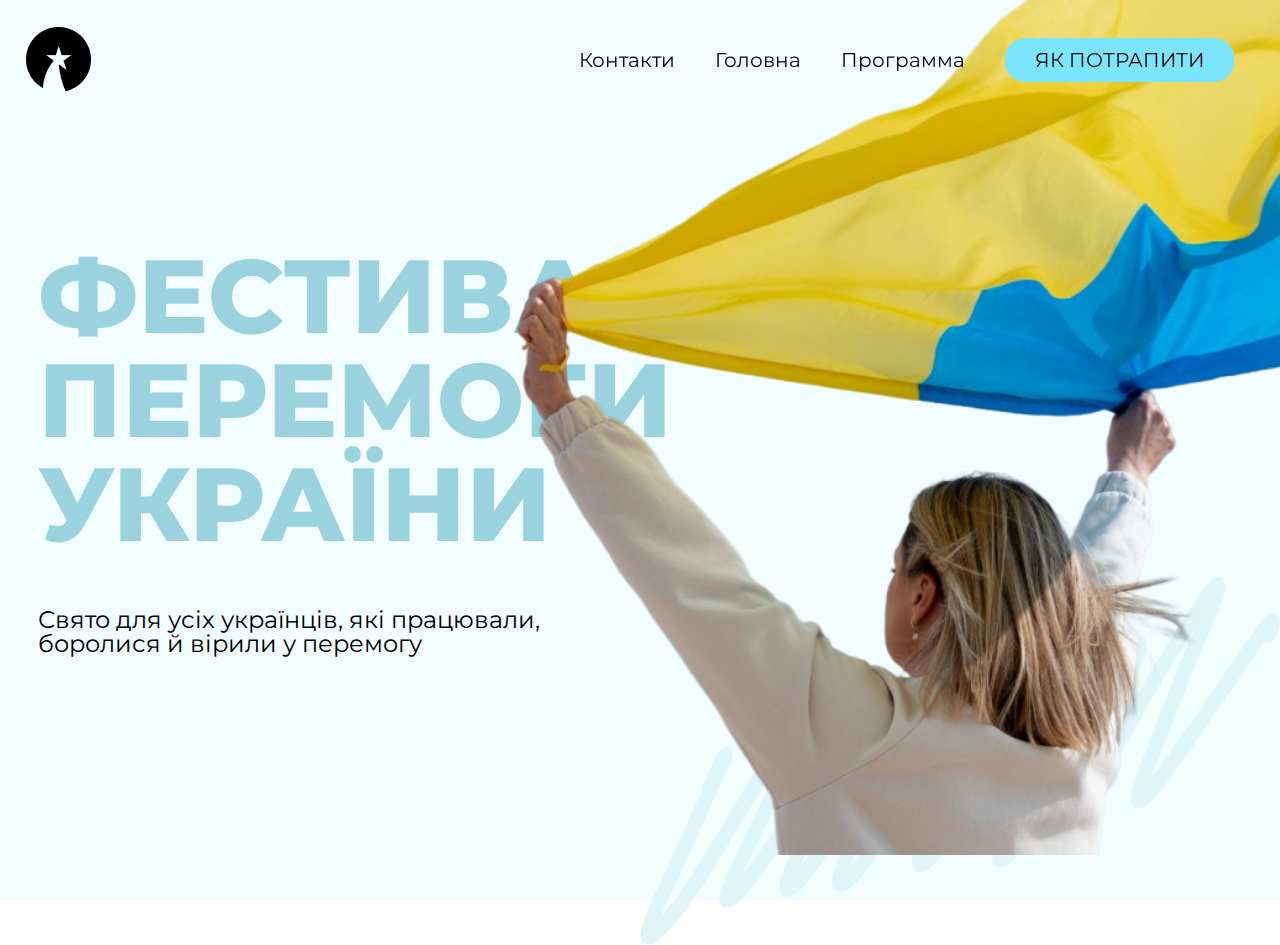
<file: Project/index.html>
<!DOCTYPE html>
<html lang="en">
<head>
    <meta charset="UTF-8">
    <meta http-equiv="X-UA-Compatible" content="IE=edge">
    <meta name="viewport" content="width=device-width, initial-scale=1.0">
    <title>Фестиваль перемоги України</title>
    <link rel="stylesheet" href="./project_assets/reset.css">
    <link rel="stylesheet" href="./project_assets/style.css">
</head>
<body>
    <header class="site-header">
        <img src="./project_assets/icon/Subtract.png" class="logo"/>
            <ul class="menu-list">
                <li class="menu-item"><a href="#">Контакти</a></li>
                <li class="menu-item"><a href="#">Головна</a></li>
                <li class="menu-item"><a href="#">Программа</a></li>
                <li class="menu-item menu-button"><a href="#">Як потрапити</a></li>
            </ul>
        <img src="./project_assets/icon/icons8-menu-30.png" class="hamburger-icon" />
    </header>
    <main>
        <section class="first-screen">
            <article class="first-screen-wrapper">
                <h1 class="heading-first-screen">
                    Фестиваль Перемоги України
                </h1>
                <p class="subheading-first-screen">
                    Свято для усіх українців, які працювали, боролися й вірили у перемогу
                </p>
            </article>
            <img src="./project_assets/img/prapor.png" class="woman-first-screen" alt="woman hold ukrainian flag"/>
            <img src="./project_assets/img/backcraund.png" class="kryvulina"/>
        </section>
    </main>
    <footer>

    </footer>
</body>
</html>
</file>
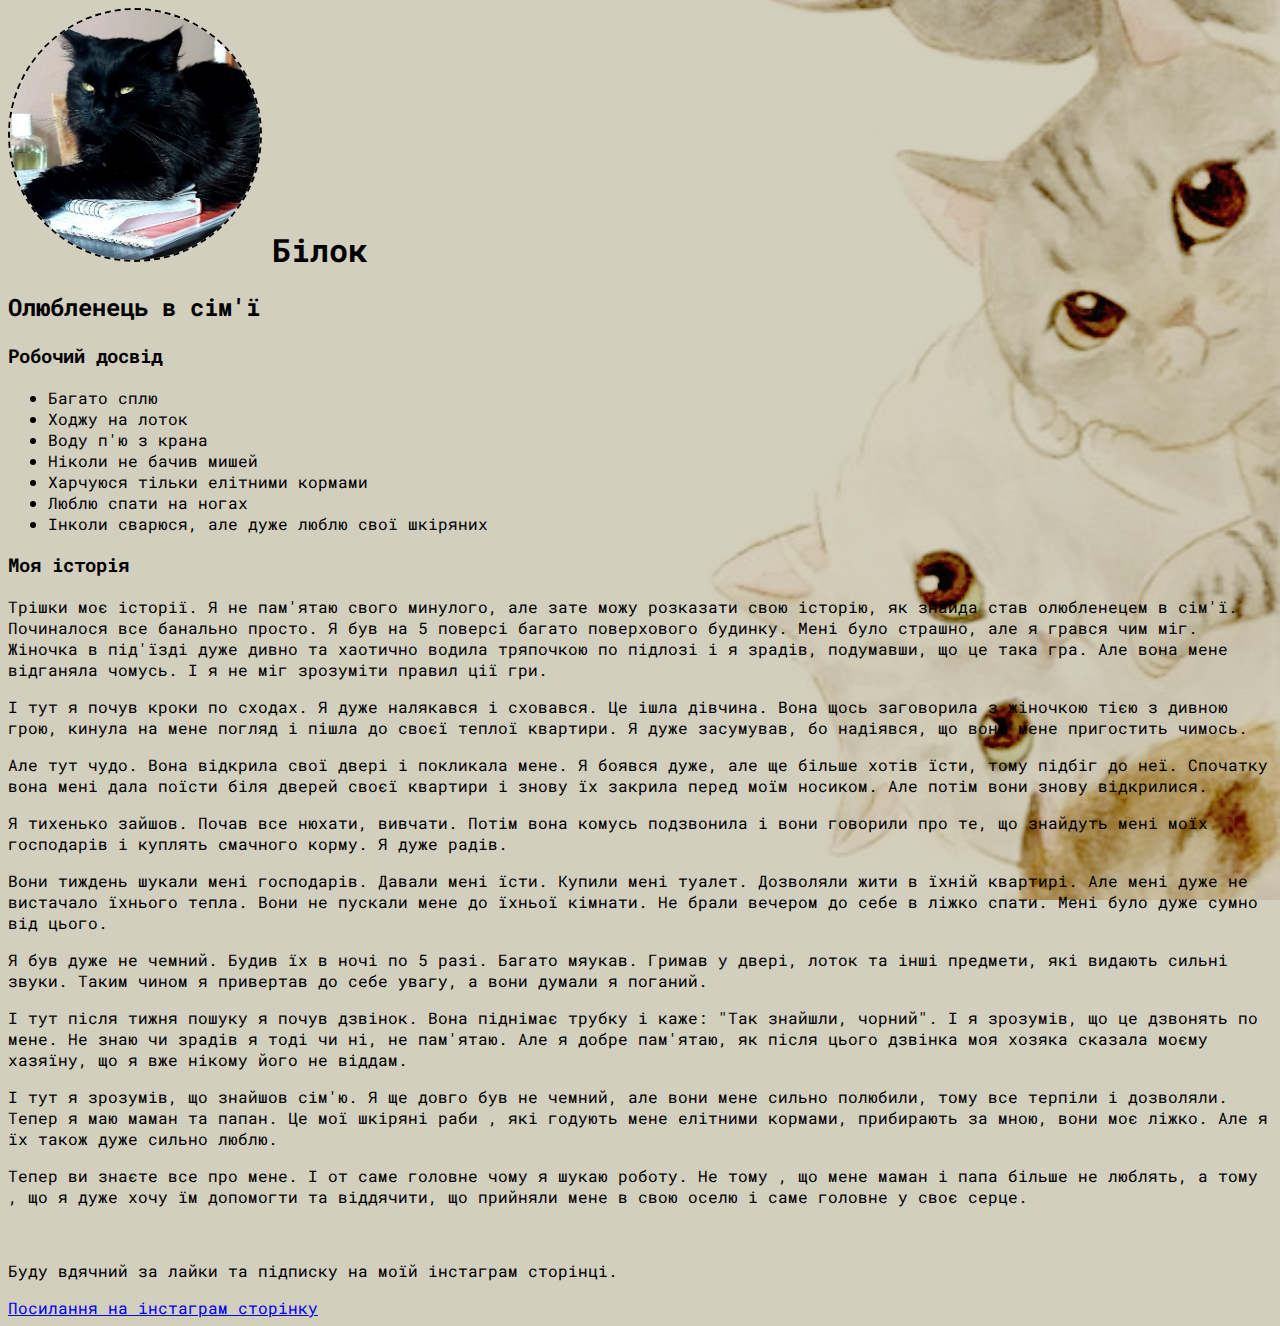
<file: Class-work/Cat's resume/index.html>
<!DOCTYPE html>
<html lang="uk">
<head>
    <meta charset="UTF-8">
    <meta http-equiv="X-UA-Compatible" content="IE=edge">
    <meta name="viewport" content="width=device-width, initial-scale=1.0">
    <title>Резюме-кота</title>
    <link rel="preconnect" href="https://fonts.googleapis.com">
    <link rel="preconnect" href="https://fonts.gstatic.com" crossorigin>
    <link href="https://fonts.googleapis.com/css2?family=Roboto+Mono&display=swap" rel="stylesheet">
    <link rel="stylesheet" href= "./style.css">

</head>
<body>
    <header>
        <img src="./assets/img/cat.jpg" alt="Чорний котік" class="cat-avatar"/>
        <h1 class="cat-name"> Білок </h1>
        <h2 class="cat-position">Олюбленець в сім'ї</h2>

    </header>
    <main>
        <h3>Робочий досвід</h3>
        <ul>
        <li>Багато сплю</li>
        <li>Ходжу на лоток</li>
        <li>Воду п'ю з крана</li>
        <li>Ніколи не бачив мишей</li>
        <li>Харчуюся тільки елітними кормами</li>
        <li>Люблю спати на ногах</li>
        <li>Інколи сварюся, але дуже люблю свої шкіряних</li>

        </ul>
        <h3>Моя історія</h3>
        <article>
            <p>Трішки моє історії. Я не пам'ятаю свого минулого, але зате можу розказати свою історію, як знайда став олюбленецем в сім'ї. Починалося все банально просто. Я був на 5 поверсі багато поверхового будинку. Мені було страшно, але я грався чим міг. Жіночка в під'їзді дуже дивно та хаотично водила тряпочкою по підлозі і я зрадів, подумавши, що це така гра. Але вона мене відганяла чомусь. І я не міг зрозуміти правил ції гри. </p>
            <p>І тут я почув кроки по сходах. Я дуже налякався і сховався. Це ішла дівчина. Вона щось заговорила з жіночкою тією з дивною грою, кинула на мене погляд і пішла до своєї теплої квартири. Я дуже засумував, бо надіявся, що вона мене пригостить чимось.</p>
            <p>Але тут чудо. Вона відкрила свої двері і покликала мене. Я боявся дуже, але ще більше хотів їсти, тому підбіг до неї. Спочатку вона мені дала поїсти біля дверей своєї квартири і знову їх закрила перед моїм носиком. Але потім вони знову відкрилися. </p>
            <p>Я тихенько зайшов. Почав все нюхати, вивчати. Потім вона комусь подзвонила і вони говорили про те, що знайдуть мені моїх господарів і куплять смачного корму. Я дуже радів. </p>
            <p>Вони тиждень шукали мені господарів. Давали мені їсти. Купили мені туалет. Дозволяли жити в їхній квартирі. Але мені дуже не вистачало їхнього тепла. Вони не пускали мене до їхньої кімнати. Не брали вечером до себе в ліжко спати. Мені було дуже сумно від цього.</p>
            <p>Я був дуже не чемний. Будив їх в ночі по 5 разі. Багато мяукав. Гримав у двері, лоток та інші предмети, які видають сильні звуки. Таким чином я привертав до себе увагу, а вони думали я поганий.</p>
            <p>І тут після тижня пошуку я почув дзвінок. Вона піднімає трубку і каже: "Так знайшли, чорний". І я зрозумів, що це дзвонять по мене. Не знаю чи зрадів я тоді чи ні, не пам'ятаю. Але я добре пам'ятаю, як після цього дзвінка моя хозяка сказала моєму хазяїну, що я вже нікому його не віддам.</p>
            <p>І тут я зрозумів, що знайшов сім'ю. Я ще довго був не чемний, але вони мене сильно полюбили, тому все терпіли і дозволяли. Тепер я маю маман та папан. Це мої шкіряні раби , які годують мене елітними кормами, прибирають за мною, вони моє ліжко. Але я їх також дуже сильно люблю.</p>
            <p>Тепер ви знаєте все про мене. І от саме головне чому я шукаю роботу. Не тому , що мене маман і папа більше не люблять, а тому , що я дуже хочу їм допомогти та віддячити, що прийняли мене в свою оселю і саме головне у своє серце.</p>
        </article>

    </main>
    <footer>
     <br/>
       <p>Буду вдячний за лайки та підписку на моїй інстаграм сторінці. </p>
     <a href="https://www.instagram.com/mashyyza/" target="_blank">Посилання на інстаграм сторінку</a>
    
    </footer>
    
</body>
</html>
</file>
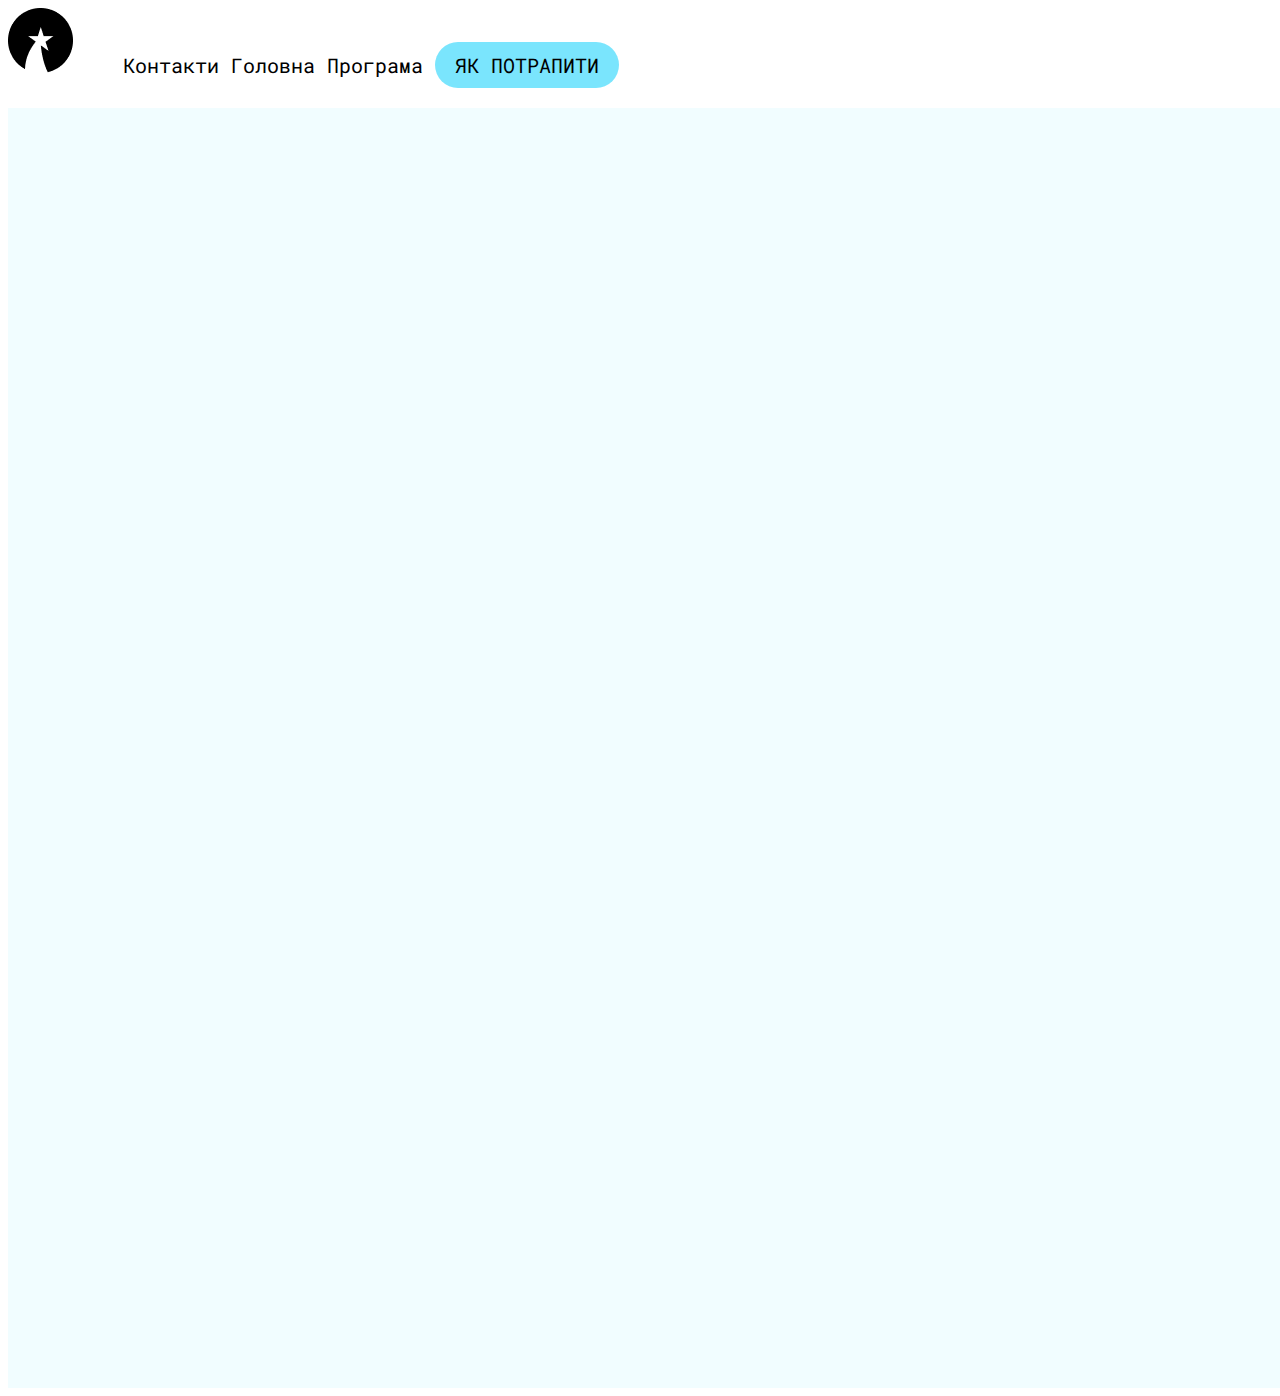
<file: prodject.html>
<!DOCTYPE html>
<html lang="en">
<head>
    <meta charset="UTF-8">
    <meta http-equiv="X-UA-Compatible" content="IE=edge">
    <meta name="viewport" content="width=device-width, initial-scale=1.0">
    <title>Фестиваль перемоги УКраїни</title>
    <link rel="stylesheet" href="./prodject_assets/style.css" >
</head>
<body>
    <header>
         <img src="./prodject_assets/icon/Subtract.png" class="logo" />
        <nav> 
            <ul class="menu-list">
                <li class="menu-item"><a href="#">Контакти</li>
                <li class="menu-item"><a href="#">Головна</li>
                <li class="menu-item"><a href="#">Програма</li>
                <li class="menu-item menu-button"><a href="#">Як потрапити</li>  
            </ul>
        </nav>

    </header>
    <main>
        <section  class="first-screen">
    </main>
    <footer>

    </footer>
</body>
</html>
</file>
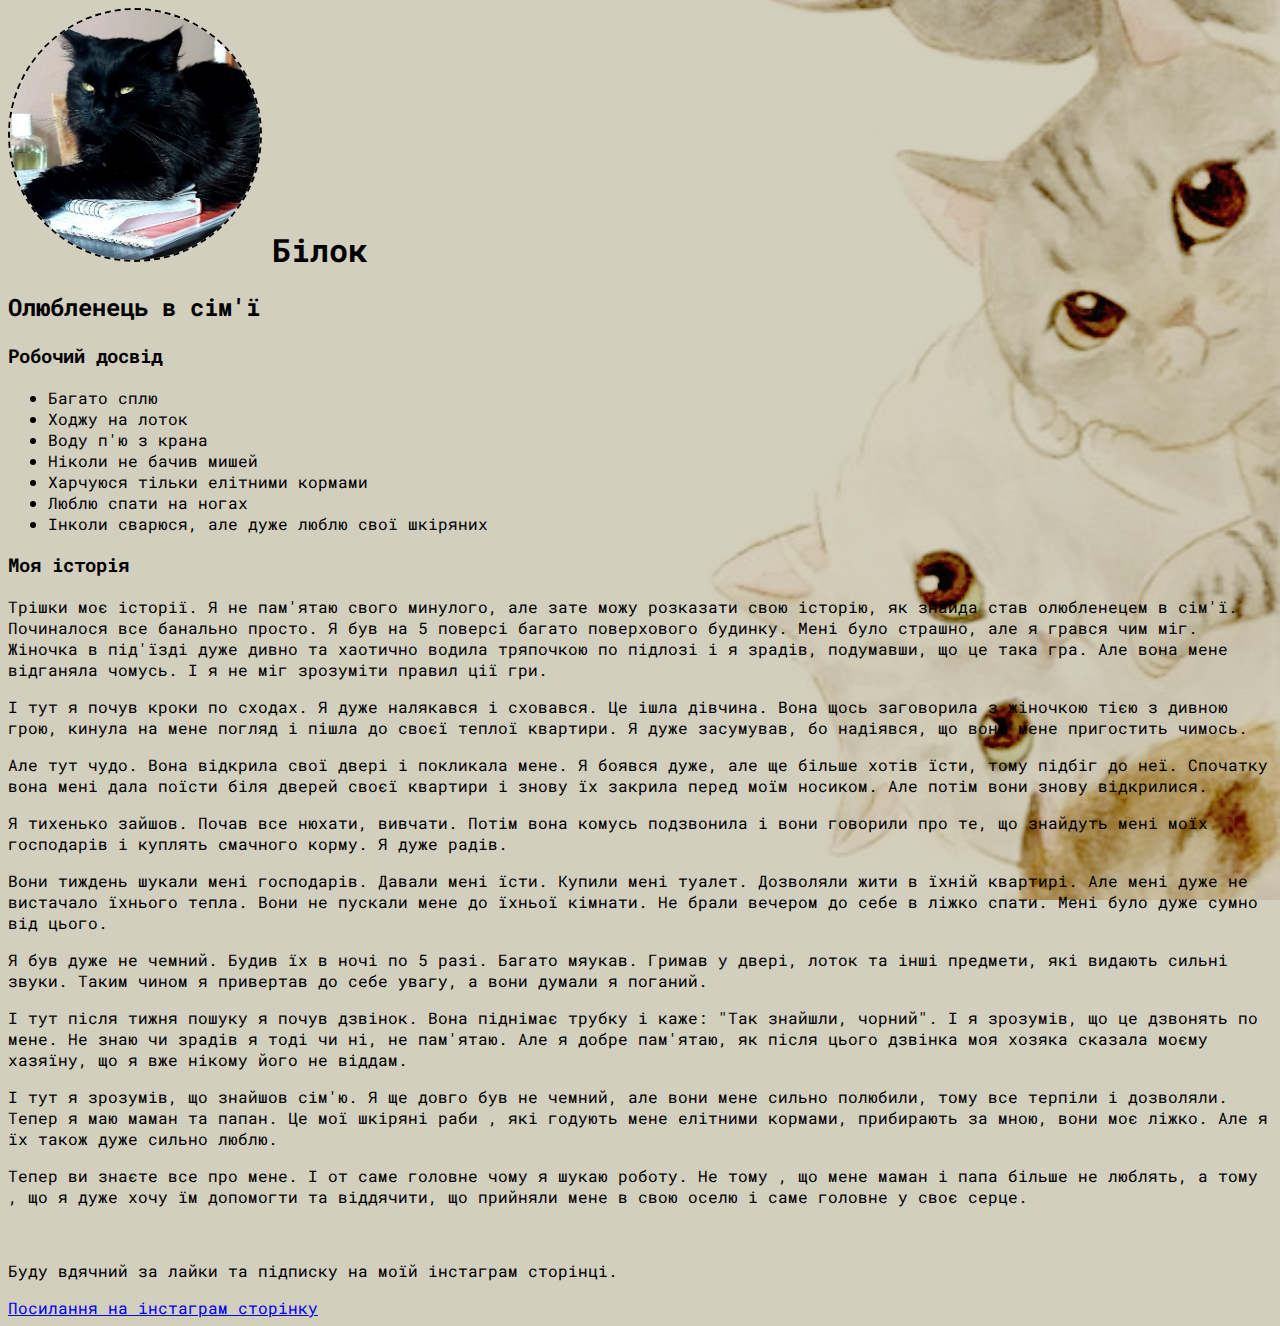
<file: Resume_cat.html>
<!DOCTYPE html>
<html lang="uk">
<head>
    <meta charset="UTF-8">
    <meta http-equiv="X-UA-Compatible" content="IE=edge">
    <meta name="viewport" content="width=device-width, initial-scale=1.0">
    <title>Резюме-кота</title>
    <link rel="preconnect" href="https://fonts.googleapis.com">
    <link rel="preconnect" href="https://fonts.gstatic.com" crossorigin>
    <link href="https://fonts.googleapis.com/css2?family=Roboto+Mono&display=swap" rel="stylesheet">
    <link rel="stylesheet" href= "./assets/style.css">

</head>
<body>
    <header>
        <img src="./assets/img/cat.jpg" alt="Чорний котік" class="cat-avatar"/>
        <h1 class="cat-name"> Білок </h1>
        <h2 class="cat-position">Олюбленець в сім'ї</h2>

    </header>
    <main>
        <h3>Робочий досвід</h3>
        <ul>
        <li>Багато сплю</li>
        <li>Ходжу на лоток</li>
        <li>Воду п'ю з крана</li>
        <li>Ніколи не бачив мишей</li>
        <li>Харчуюся тільки елітними кормами</li>
        <li>Люблю спати на ногах</li>
        <li>Інколи сварюся, але дуже люблю свої шкіряних</li>

        </ul>
        <h3>Моя історія</h3>
        <article>
            <p>Трішки моє історії. Я не пам'ятаю свого минулого, але зате можу розказати свою історію, як знайда став олюбленецем в сім'ї. Починалося все банально просто. Я був на 5 поверсі багато поверхового будинку. Мені було страшно, але я грався чим міг. Жіночка в під'їзді дуже дивно та хаотично водила тряпочкою по підлозі і я зрадів, подумавши, що це така гра. Але вона мене відганяла чомусь. І я не міг зрозуміти правил ції гри. </p>
            <p>І тут я почув кроки по сходах. Я дуже налякався і сховався. Це ішла дівчина. Вона щось заговорила з жіночкою тією з дивною грою, кинула на мене погляд і пішла до своєї теплої квартири. Я дуже засумував, бо надіявся, що вона мене пригостить чимось.</p>
            <p>Але тут чудо. Вона відкрила свої двері і покликала мене. Я боявся дуже, але ще більше хотів їсти, тому підбіг до неї. Спочатку вона мені дала поїсти біля дверей своєї квартири і знову їх закрила перед моїм носиком. Але потім вони знову відкрилися. </p>
            <p>Я тихенько зайшов. Почав все нюхати, вивчати. Потім вона комусь подзвонила і вони говорили про те, що знайдуть мені моїх господарів і куплять смачного корму. Я дуже радів. </p>
            <p>Вони тиждень шукали мені господарів. Давали мені їсти. Купили мені туалет. Дозволяли жити в їхній квартирі. Але мені дуже не вистачало їхнього тепла. Вони не пускали мене до їхньої кімнати. Не брали вечером до себе в ліжко спати. Мені було дуже сумно від цього.</p>
            <p>Я був дуже не чемний. Будив їх в ночі по 5 разі. Багато мяукав. Гримав у двері, лоток та інші предмети, які видають сильні звуки. Таким чином я привертав до себе увагу, а вони думали я поганий.</p>
            <p>І тут після тижня пошуку я почув дзвінок. Вона піднімає трубку і каже: "Так знайшли, чорний". І я зрозумів, що це дзвонять по мене. Не знаю чи зрадів я тоді чи ні, не пам'ятаю. Але я добре пам'ятаю, як після цього дзвінка моя хозяка сказала моєму хазяїну, що я вже нікому його не віддам.</p>
            <p>І тут я зрозумів, що знайшов сім'ю. Я ще довго був не чемний, але вони мене сильно полюбили, тому все терпіли і дозволяли. Тепер я маю маман та папан. Це мої шкіряні раби , які годують мене елітними кормами, прибирають за мною, вони моє ліжко. Але я їх також дуже сильно люблю.</p>
            <p>Тепер ви знаєте все про мене. І от саме головне чому я шукаю роботу. Не тому , що мене маман і папа більше не люблять, а тому , що я дуже хочу їм допомогти та віддячити, що прийняли мене в свою оселю і саме головне у своє серце.</p>
        </article>

    </main>
    <footer>
     <br/>
       <p>Буду вдячний за лайки та підписку на моїй інстаграм сторінці. </p>
     <a href="https://www.instagram.com/mashyyza/" target="_blank">Посилання на інстаграм сторінку</a>
    
    </footer>
    
</body>
</html>
</file>
<file: Project/project_assets/style.css>
@import url('https://fonts.googleapis.com/css2?family=Montserrat:wght@400;800&display=swap');

body {
    font-family: 'Montserrat', sans-serif;
}


/* Header */

.site-header {
    width: 100%;
    position: fixed;
    top: 3%;
    display: flex;
    flex-direction: row;
    justify-content: space-between;
    font-size: 20px;
    padding: 0 2%;
    box-sizing: border-box;
    z-index: 5;
}

.hamburger-icon {
    display: none;
}


.logo {
    width: 65px;
    height: 65px;
}


a {
    color: inherit;
    text-decoration: none;
}

.menu-list {
    display: flex;
    flex-direction: row;
    align-items: center;
}

.menu-item {
    margin: 0 1em;
}


.menu-button {
padding: 0.6em 1.5em;
background-color: #7AE5FD;
border-radius: 20px;
text-transform: uppercase;
}

.first-screen {
    width: 100vw;
    height: 100vh;
    background-color: #F1FDFF;
}



/*
First screen
*/

.first-screen {
    display: flex;
    flex-direction: row;
    width: 100%;
    position: relative;
    align-items: center;
}

.heading-first-screen {
    font-size: 6.5rem;
    color: #9AD2DE;
    font-weight: 800;
    text-transform: uppercase;
    letter-spacing: -2%;
}

.first-screen-wrapper {
    display: flex;
    flex-direction: column;
    max-width: 50%;
    margin-left: 3%;
}

.subheading-first-screen {
    font-size: 1.5rem;
    width: 80%;
    margin-top: 8%;
}

.woman-first-screen {
    width: 70%;
    height: 100%;
    position: absolute;
    right: 0;
    bottom: 5%;
    z-index: 2;
    object-fit: cover;
}

.kryvulina {
    position: absolute;
    bottom: -5%;
    right: 0;
    width: 50%;
    z-index: 1;
}



@media screen and (max-width: 390px) {
    .logo {
        display: none;
    }

    .menu-list {
        display: none;
    }

    .hamburger-icon {
        display: block;
        width: 60px;
    }

    .site-header {
        justify-content: flex-end;
    }

    .heading-first-screen {
        font-size: 2rem;
    } 

    .subheading-first-screen {
        font-size: 1rem;
        width: 100%;
    }

    .first-screen-wrapper {
        max-width: none;
    }

    .first-screen {
    flex-direction: column;
    justify-content: space-evenly;
    }

    .woman-first-screen {
        position: relative;
        width: 100%;
        height: 50%;
    }

    .kryvulina {
        display: none;
    }
}
</file>
<file: Class-work/Cat's resume/style.css>
body {
    font-family: 'Roboto Mono', monospace;
    color:rgb(0, 0, 0);
    background-color:rgba(202, 197, 177, 0.83);
    /*background: radial-gradient(circle, rgba(217,207,205,1) 15%, rgba(194,185,183,1) 69%, rgba(231,213,208,1) 89%);*/
    background-image: url('./assets/img/backgraund.jpg');
    background-position: left;
    background-size:cover;
    background-attachment: fixed;
    background-blend-mode:color-burn;
}

header {
    
}

.cat-avatar {
    width: 250px;
    height: 250px;
    /*border-color: brown;
    border-style: solid;
    border-width: 5px; */

    border: 2px dashed black;

    object-fit: cover;

    border-radius: 50%;

}



.cat-name{
   display:inline;
}

.cat-position {
    display:block ;
}
</file>
<file: prodject_assets/style.css>
@import url('https://fonts.googleapis.com/css2?family=Montserrat:wght@300&family=Roboto+Mono&display=swap');

body {
    font-family: 'Roboto Mono', monospace;
}

.logo {
    width: 65px;
    height: 65px;
}

nav {
    display: inline-block;
}

a {
    color: inherit;
    text-decoration: none;
}

.menu-list, .menu-item {
    display: inherit;
    color: #000000;
    font-size:20px;
}
    
.menu-button {
    padding: 0.5em 1em;
    background-color:#7AE5FD;
    border-radius: 87px;
    text-transform: uppercase;
}

.first-screen {
    width: 100vw;
    height: 100vw;
    background-color: #F1FDFF;
    ;
}
</file>
<file: assets/style.css>
body {
    font-family: 'Roboto Mono', monospace;
    color:rgb(0, 0, 0);
    background-color:rgba(202, 197, 177, 0.83);
    /*background: radial-gradient(circle, rgba(217,207,205,1) 15%, rgba(194,185,183,1) 69%, rgba(231,213,208,1) 89%);*/
    background-image: url('./img/backgraund.jpg');
    background-position: left;
    background-size:cover;
    background-attachment: fixed;
    background-blend-mode:color-burn;
}

header {
    
}

.cat-avatar {
    width: 250px;
    height: 250px;
    /*border-color: brown;
    border-style: solid;
    border-width: 5px; */

    border: 2px dashed black;

    object-fit: cover;

    border-radius: 50%;

}



.cat-name{
   display:inline;
}

.cat-position {
    display:block ;
}
</file>
